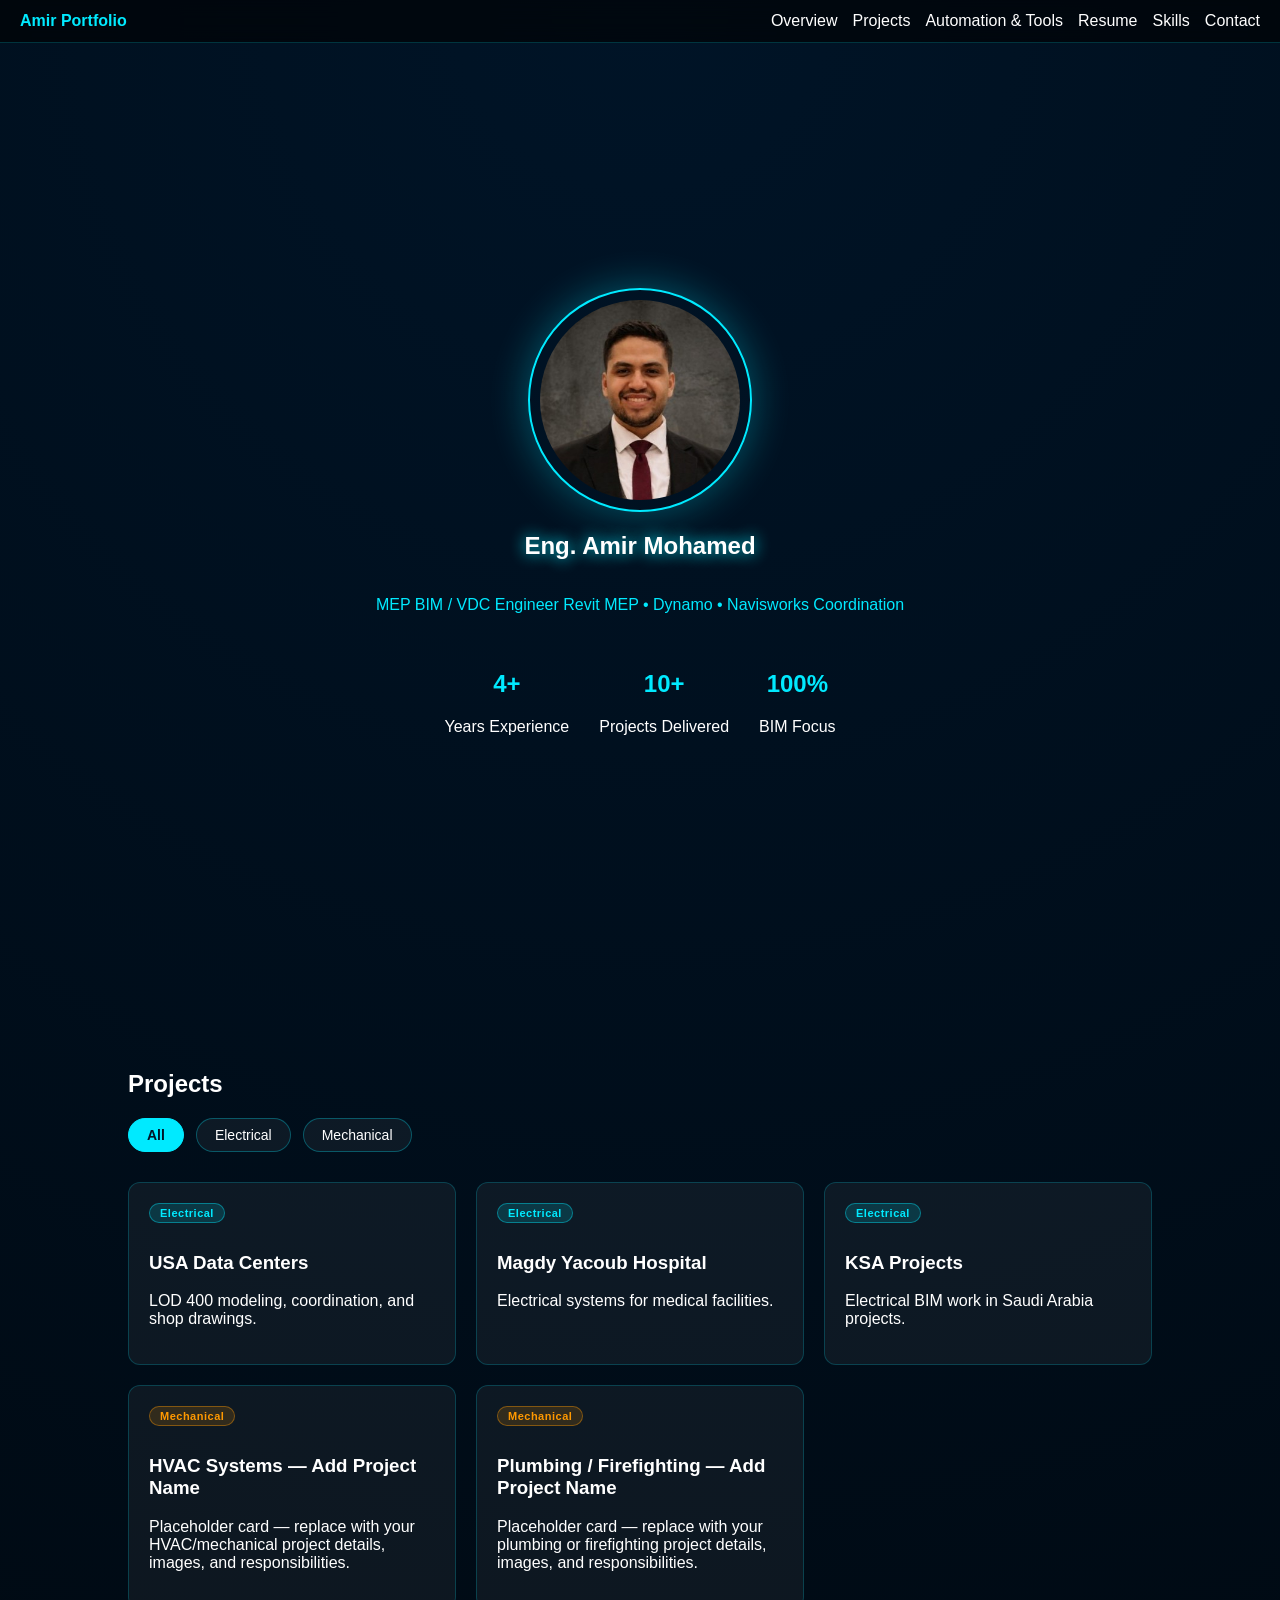
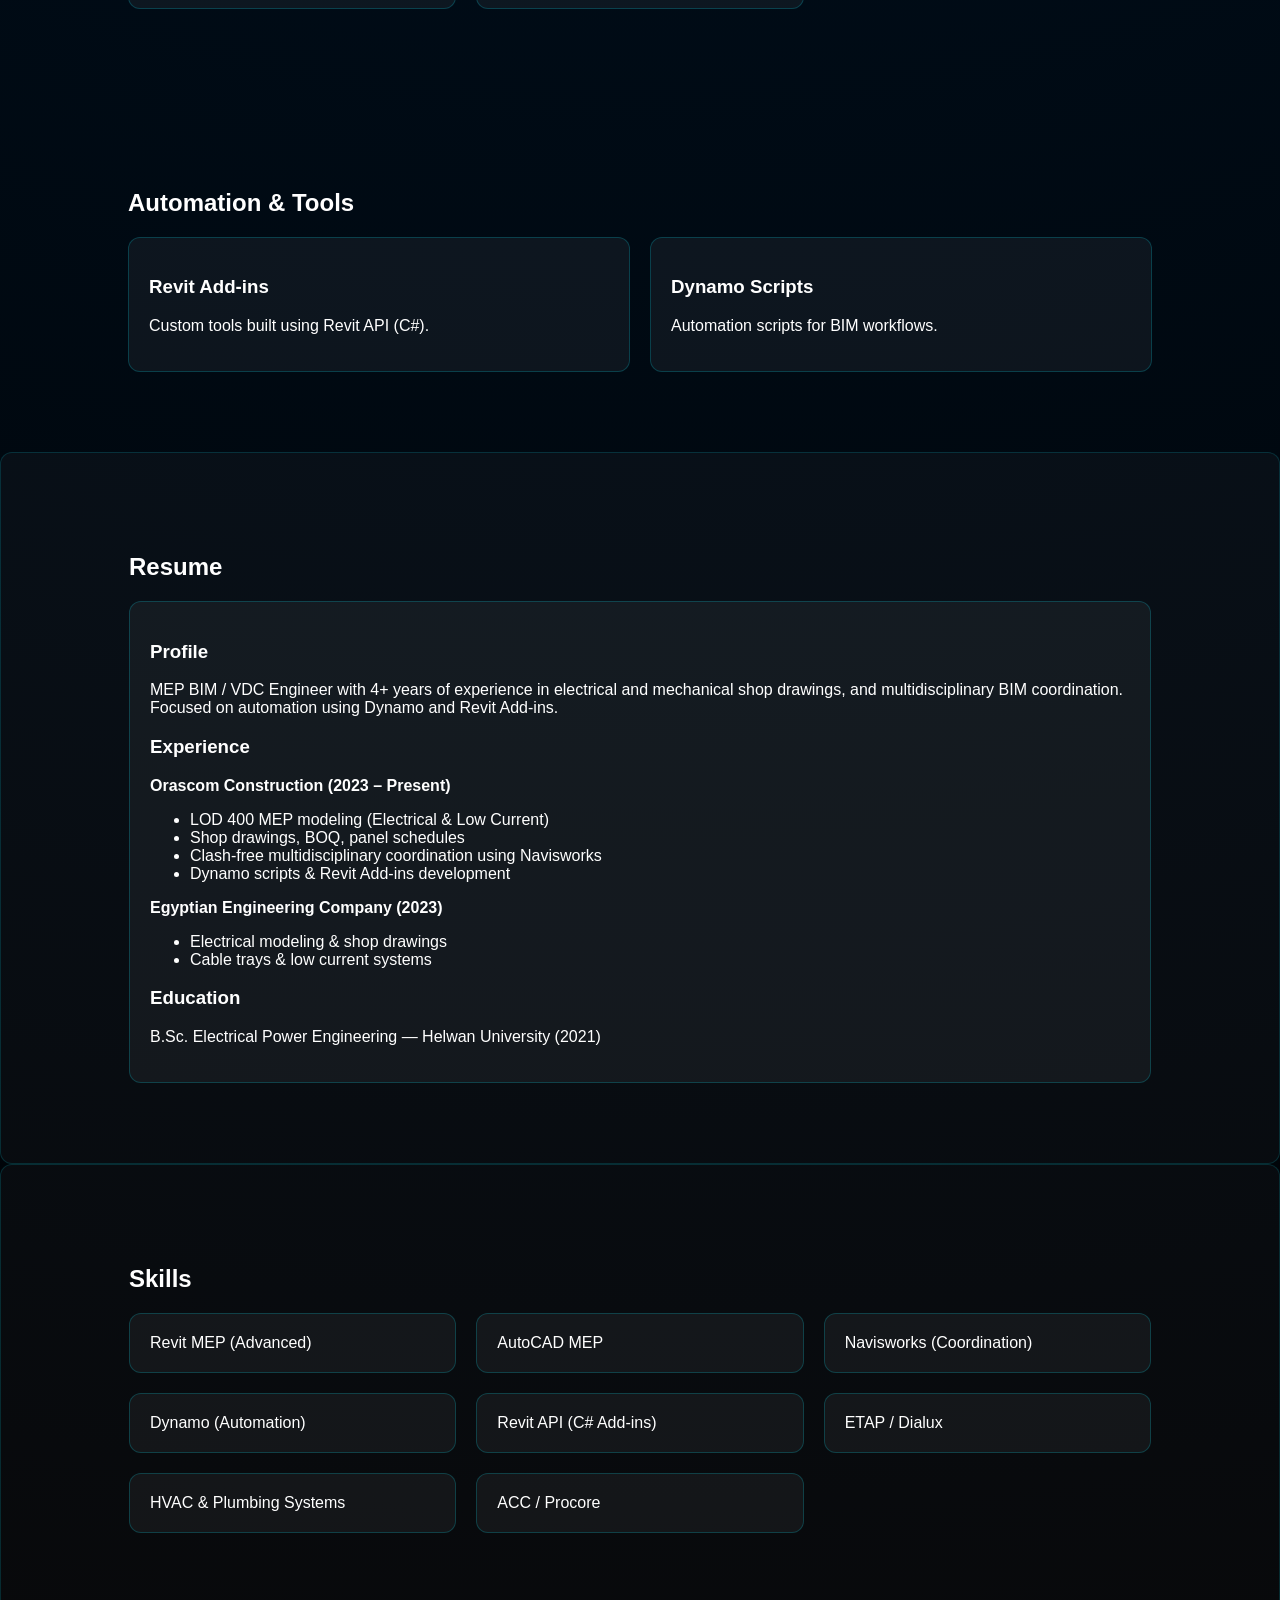
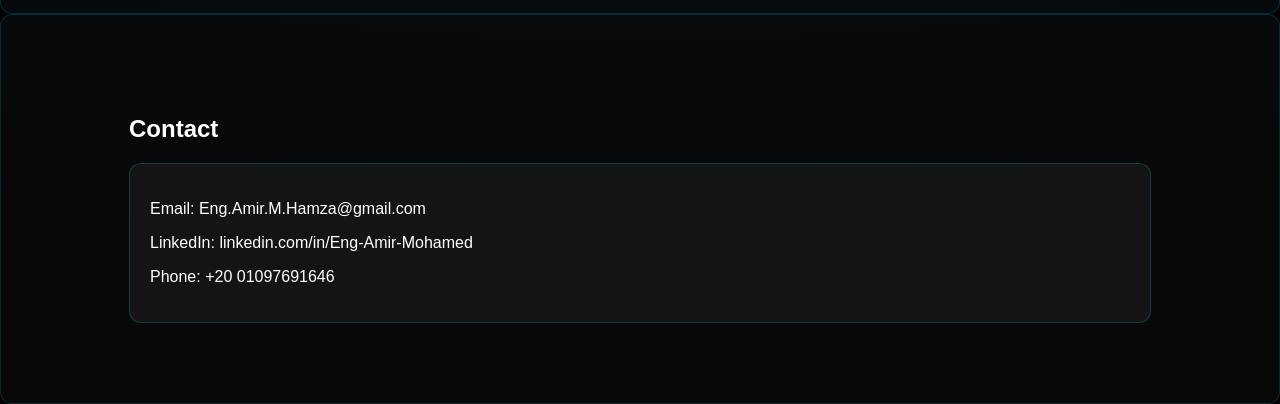
<file: index.html>
<!DOCTYPE html>
<html>
<head>
<meta charset="UTF-8">
<title>Amir Portfolio | MEP Engineer</title>
<link rel="stylesheet" href="style.css">
</head>

<body>

<!-- NAVBAR -->
<nav class="ribbon">
  <div class="logo">Amir Portfolio</div>

  <div class="links">
    <a href="#hero">Overview</a>
    <a href="#cases">Projects</a>
    <a href="#tools">Automation & Tools</a>
    <a href="#resume">Resume</a>
    <a href="#stack">Skills</a>
    <a href="#contact">Contact</a>
  </div>
</nav>

<!-- HERO -->
<section id="hero" class="hero">

<div class="glow-ring">
  <div class="profile">
    <img src="images/Amir.png">
  </div>
</div>

<h1>Eng. Amir Mohamed</h1>

<p class="subtitle">
MEP BIM / VDC Engineer  
Revit MEP • Dynamo • Navisworks Coordination
</p>

<div class="kpis">
<div>
<h2>4+</h2>
<p>Years Experience</p>
</div>

<div>
<h2>10+</h2>
<p>Projects Delivered</p>
</div>

<div>
<h2>100%</h2>
<p>BIM Focus</p>
</div>
</div>

</section>

<!-- PROJECTS -->
<section id="cases" class="section">
<h2>Projects</h2>

<div class="filter-tabs">
<button class="tab-btn active" onclick="filterProjects('all', this)">All</button>
<button class="tab-btn" onclick="filterProjects('electrical', this)">Electrical</button>
<button class="tab-btn" onclick="filterProjects('mechanical', this)">Mechanical</button>
</div>

<div class="grid">

<div class="card" data-cat="electrical" onclick="openProject('projects/datacenter.html')">
<span class="tag-chip tag-elec">Electrical</span>
<h3>USA Data Centers</h3>
<p>LOD 400 modeling, coordination, and shop drawings.</p>
</div>

<div class="card" data-cat="electrical" onclick="openProject('projects/hospital.html')">
<span class="tag-chip tag-elec">Electrical</span>
<h3>Magdy Yacoub Hospital</h3>
<p>Electrical systems for medical facilities.</p>
</div>

<div class="card" data-cat="electrical" onclick="openProject('projects/ksa.html')">
<span class="tag-chip tag-elec">Electrical</span>
<h3>KSA Projects</h3>
<p>Electrical BIM work in Saudi Arabia projects.</p>
</div>

<div class="card" data-cat="mechanical" onclick="openProject('projects/mechanical-hvac.html')">
<span class="tag-chip tag-mech">Mechanical</span>
<h3>HVAC Systems — Add Project Name</h3>
<p>Placeholder card — replace with your HVAC/mechanical project details, images, and responsibilities.</p>
</div>

<div class="card" data-cat="mechanical" onclick="openProject('projects/mechanical-plumbing.html')">
<span class="tag-chip tag-mech">Mechanical</span>
<h3>Plumbing / Firefighting — Add Project Name</h3>
<p>Placeholder card — replace with your plumbing or firefighting project details, images, and responsibilities.</p>
</div>

</div>
</section>

<!-- AUTOMATION & TOOLS -->
<section id="tools" class="section">
<h2>Automation & Tools</h2>

<div class="grid">

<div class="card" onclick="openProject('projects/addins.html')">
<h3>Revit Add-ins</h3>
<p>Custom tools built using Revit API (C#).</p>
</div>

<div class="card" onclick="openProject('projects/dynamo.html')">
<h3>Dynamo Scripts</h3>
<p>Automation scripts for BIM workflows.</p>
</div>

</div>
</section>

<!-- RESUME -->
<section id="resume" class="section glass">
<h2>Resume</h2>

<div class="card">

<h3>Profile</h3>
<p>
MEP BIM / VDC Engineer with 4+ years of experience in electrical and mechanical shop drawings, and multidisciplinary BIM coordination. Focused on automation using Dynamo and Revit Add-ins.
</p>

<h3>Experience</h3>

<p><b>Orascom Construction (2023 – Present)</b></p>
<ul>
<li>LOD 400 MEP modeling (Electrical & Low Current)</li>
<li>Shop drawings, BOQ, panel schedules</li>
<li>Clash-free multidisciplinary coordination using Navisworks</li>
<li>Dynamo scripts & Revit Add-ins development</li>
</ul>

<p><b>Egyptian Engineering Company (2023)</b></p>
<ul>
<li>Electrical modeling & shop drawings</li>
<li>Cable trays & low current systems</li>
</ul>

<h3>Education</h3>
<p>B.Sc. Electrical Power Engineering — Helwan University (2021)</p>

</div>

</section>

<!-- SKILLS -->
<section id="stack" class="section glass">

<h2>Skills</h2>

<div class="grid">

<div class="card">Revit MEP (Advanced)</div>
<div class="card">AutoCAD MEP</div>
<div class="card">Navisworks (Coordination)</div>
<div class="card">Dynamo (Automation)</div>
<div class="card">Revit API (C# Add-ins)</div>
<div class="card">ETAP / Dialux</div>
<div class="card">HVAC & Plumbing Systems</div>
<div class="card">ACC / Procore</div>

</div>

</section>

<!-- CONTACT -->
<section id="contact" class="section glass">

<h2>Contact</h2>

<div class="card">
<p>Email: Eng.Amir.M.Hamza@gmail.com</p>
<p>LinkedIn: linkedin.com/in/Eng-Amir-Mohamed</p>
<p>Phone: +20 01097691646</p>
</div>

</section>

<script src="script.js"></script>

</body>
</html>
</file>
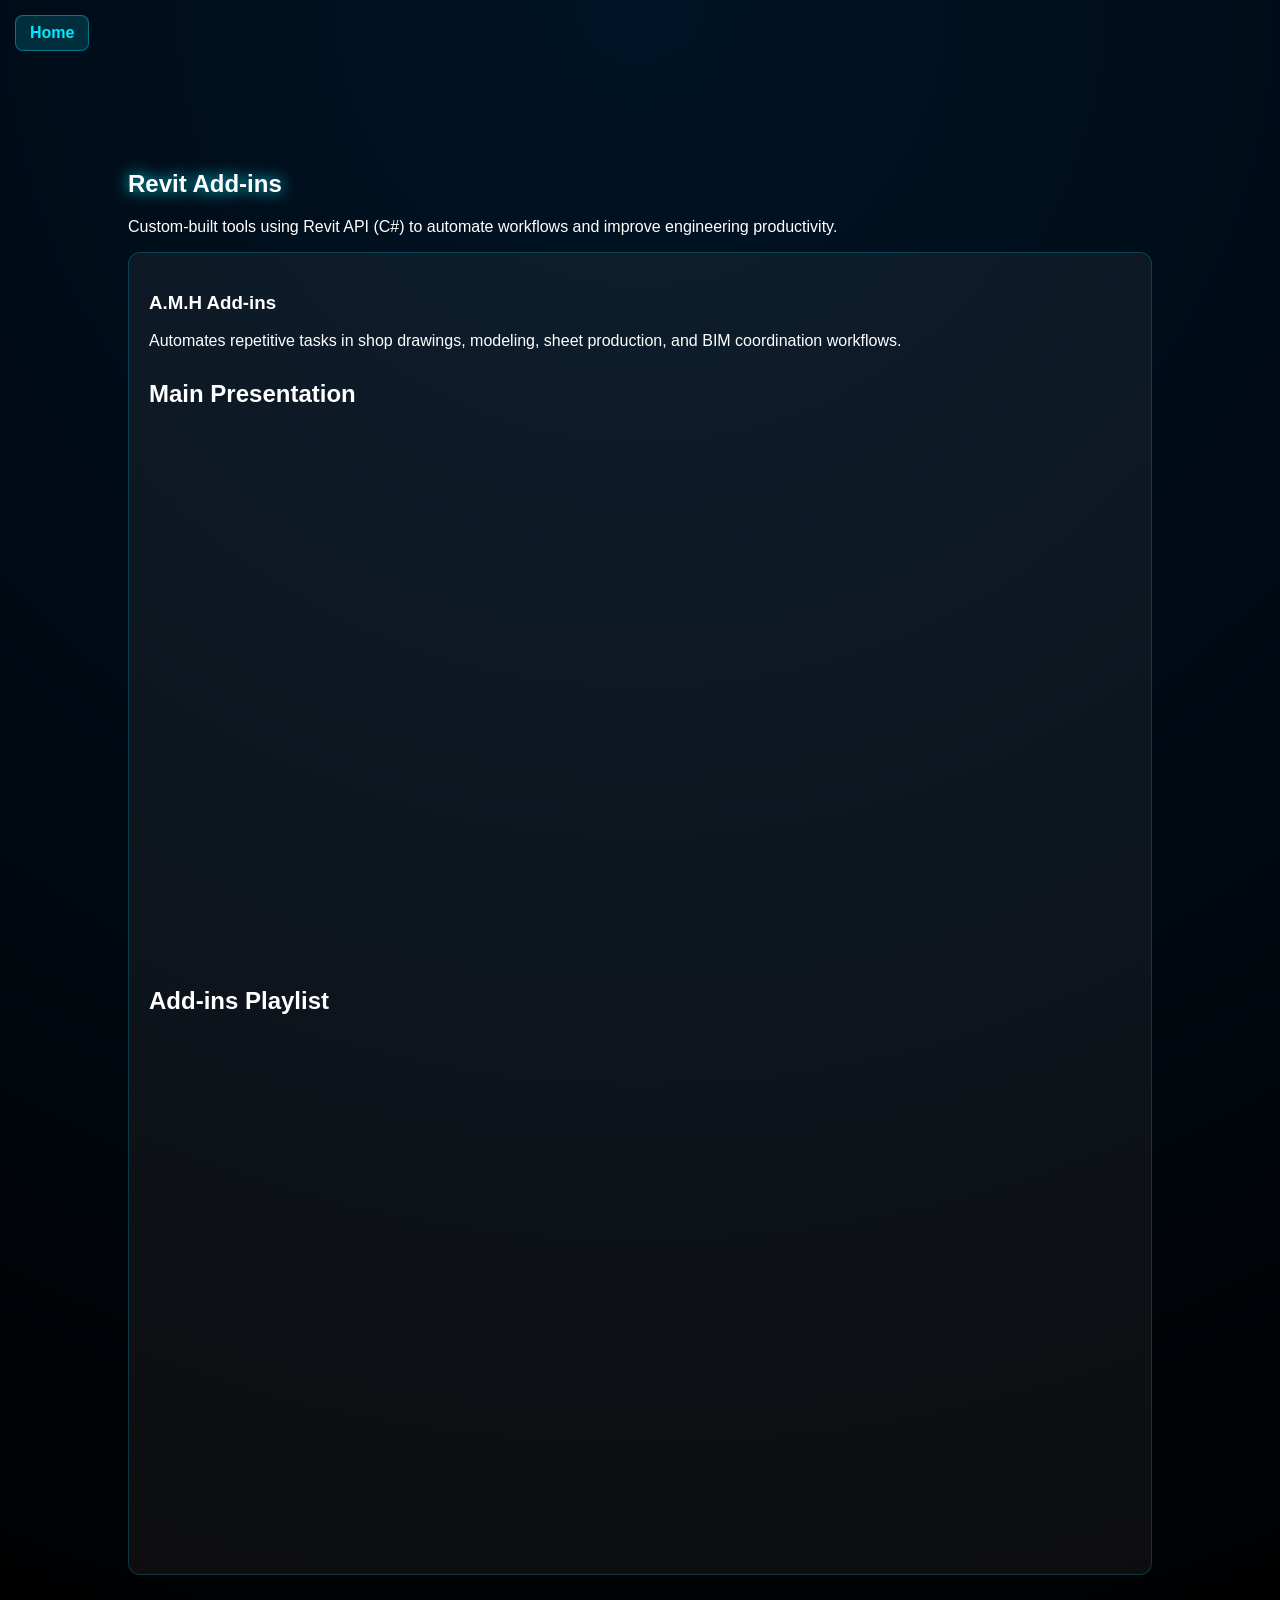
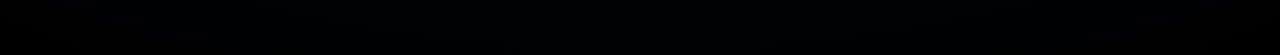
<file: projects/addins.html>
<!DOCTYPE html>
<html>
<head>
<meta charset="UTF-8">
<title>Revit Add-ins</title>
<link rel="stylesheet" href="../style.css">
</head>

<body>

<a href="../index.html" class="home-btn">Home</a>

<section class="section">

<h1>Revit Add-ins</h1>

<p>
Custom-built tools using Revit API (C#) to automate workflows
and improve engineering productivity.
</p>

<div class="card">
<h3>A.M.H Add-ins</h3>

<p>
Automates repetitive tasks in shop drawings, modeling,
sheet production, and BIM coordination workflows.
</p>


<h2 style="margin-top:30px;">Main Presentation</h2>

<iframe width="100%" height="500"
src="https://www.youtube.com/embed/NL77-AWan0E"
title="Main Presentation Video"
frameborder="0"
allowfullscreen
style="border-radius:12px; margin-top:15px;">
</iframe>

<h2 style="margin-top:40px;">Add-ins Playlist</h2>

<iframe width="100%" height="500"
src="https://www.youtube.com/embed/videoseries?list=PLyDM9EKTQv1C0gx3VGigxtjuGM_yNoR8l"
title="Add-ins Playlist"
frameborder="0"
allowfullscreen
style="border-radius:12px; margin-top:15px;">
</iframe>

</div>

</section>

<script src="../script.js"></script>

</body>
</html>
</file>
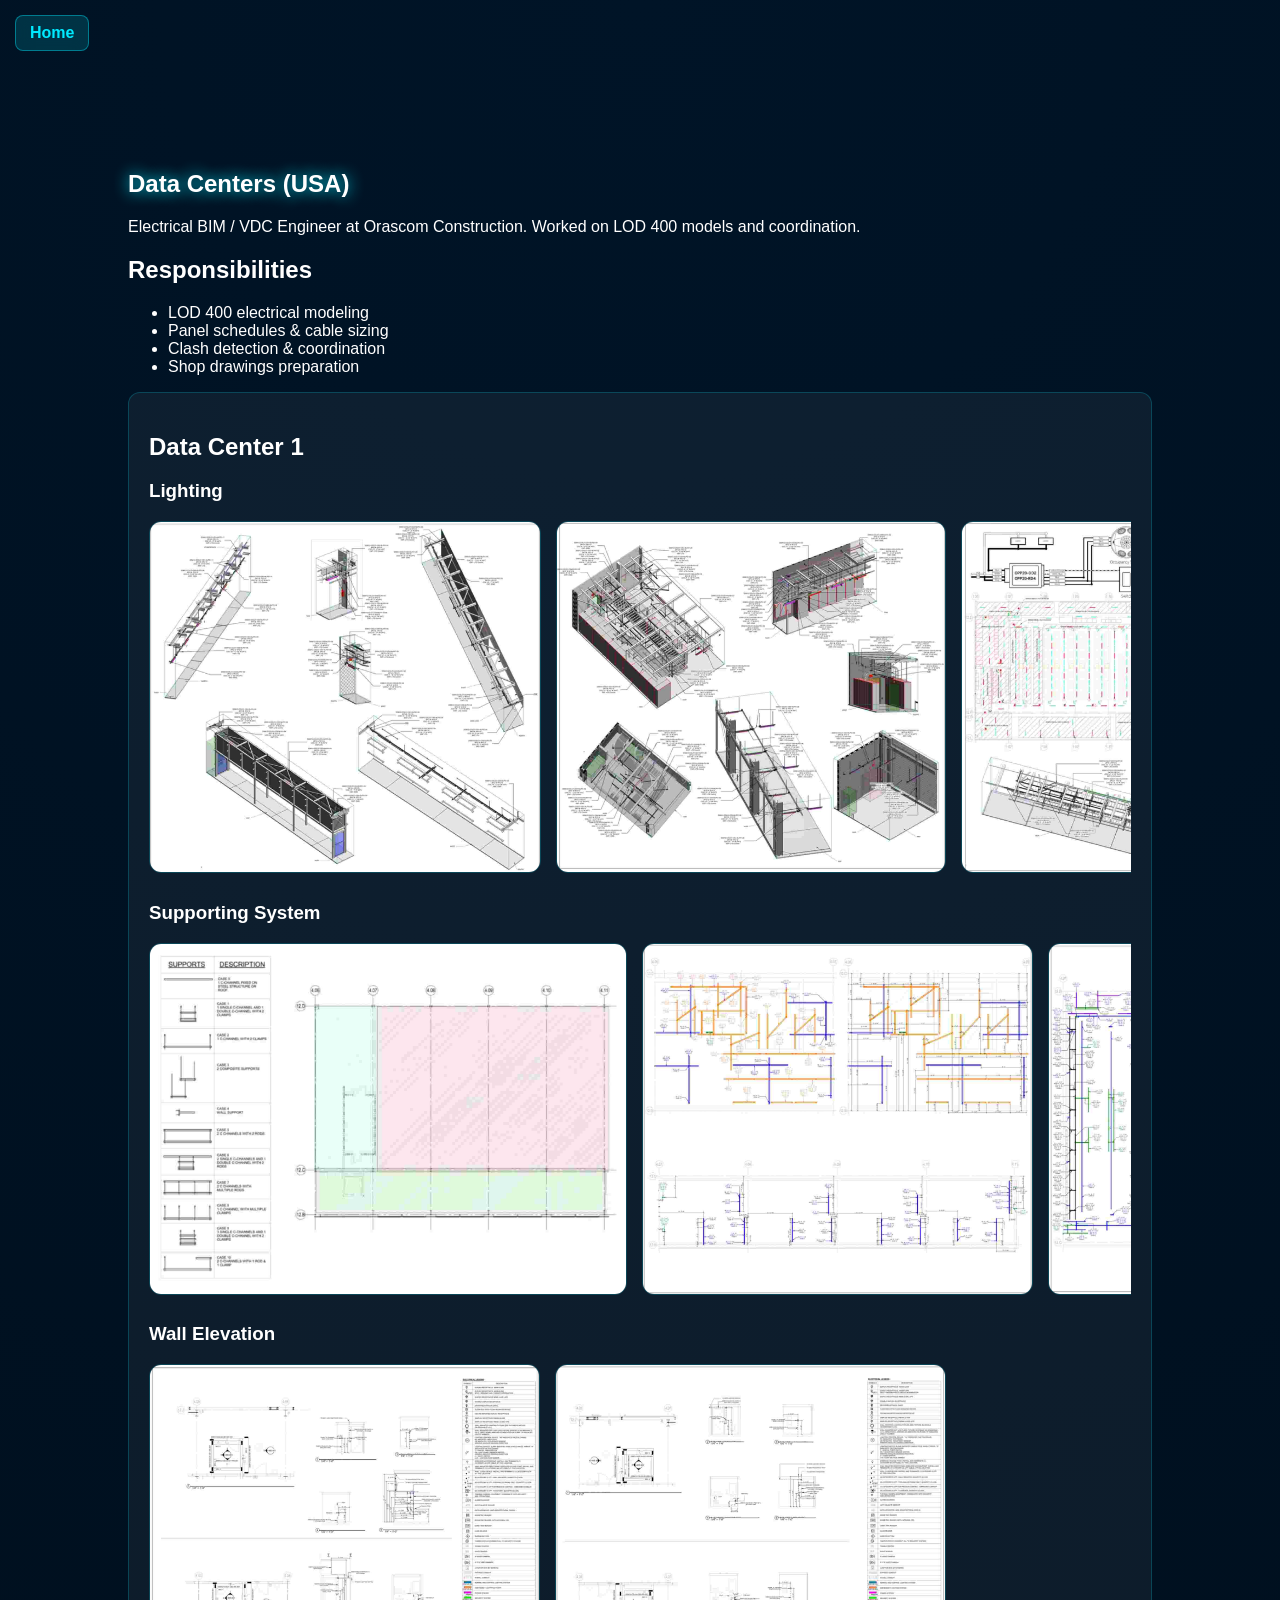
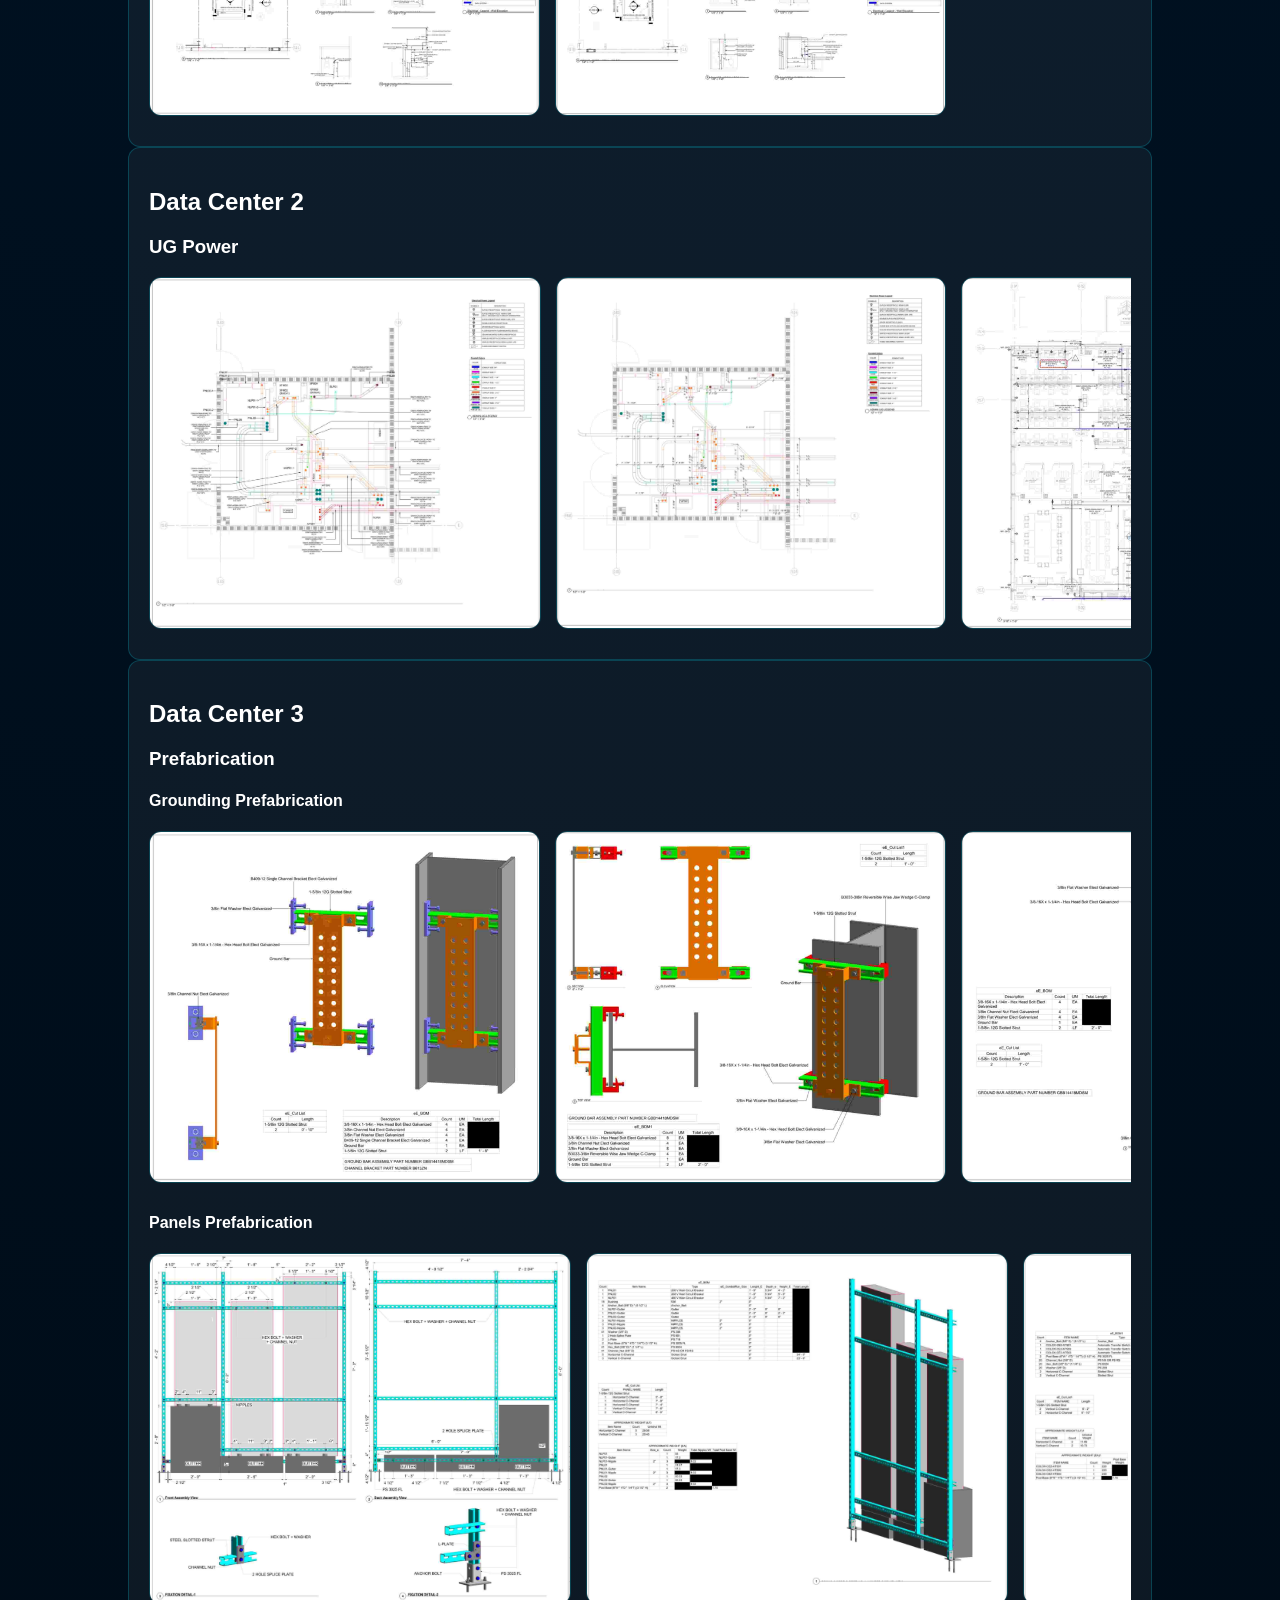
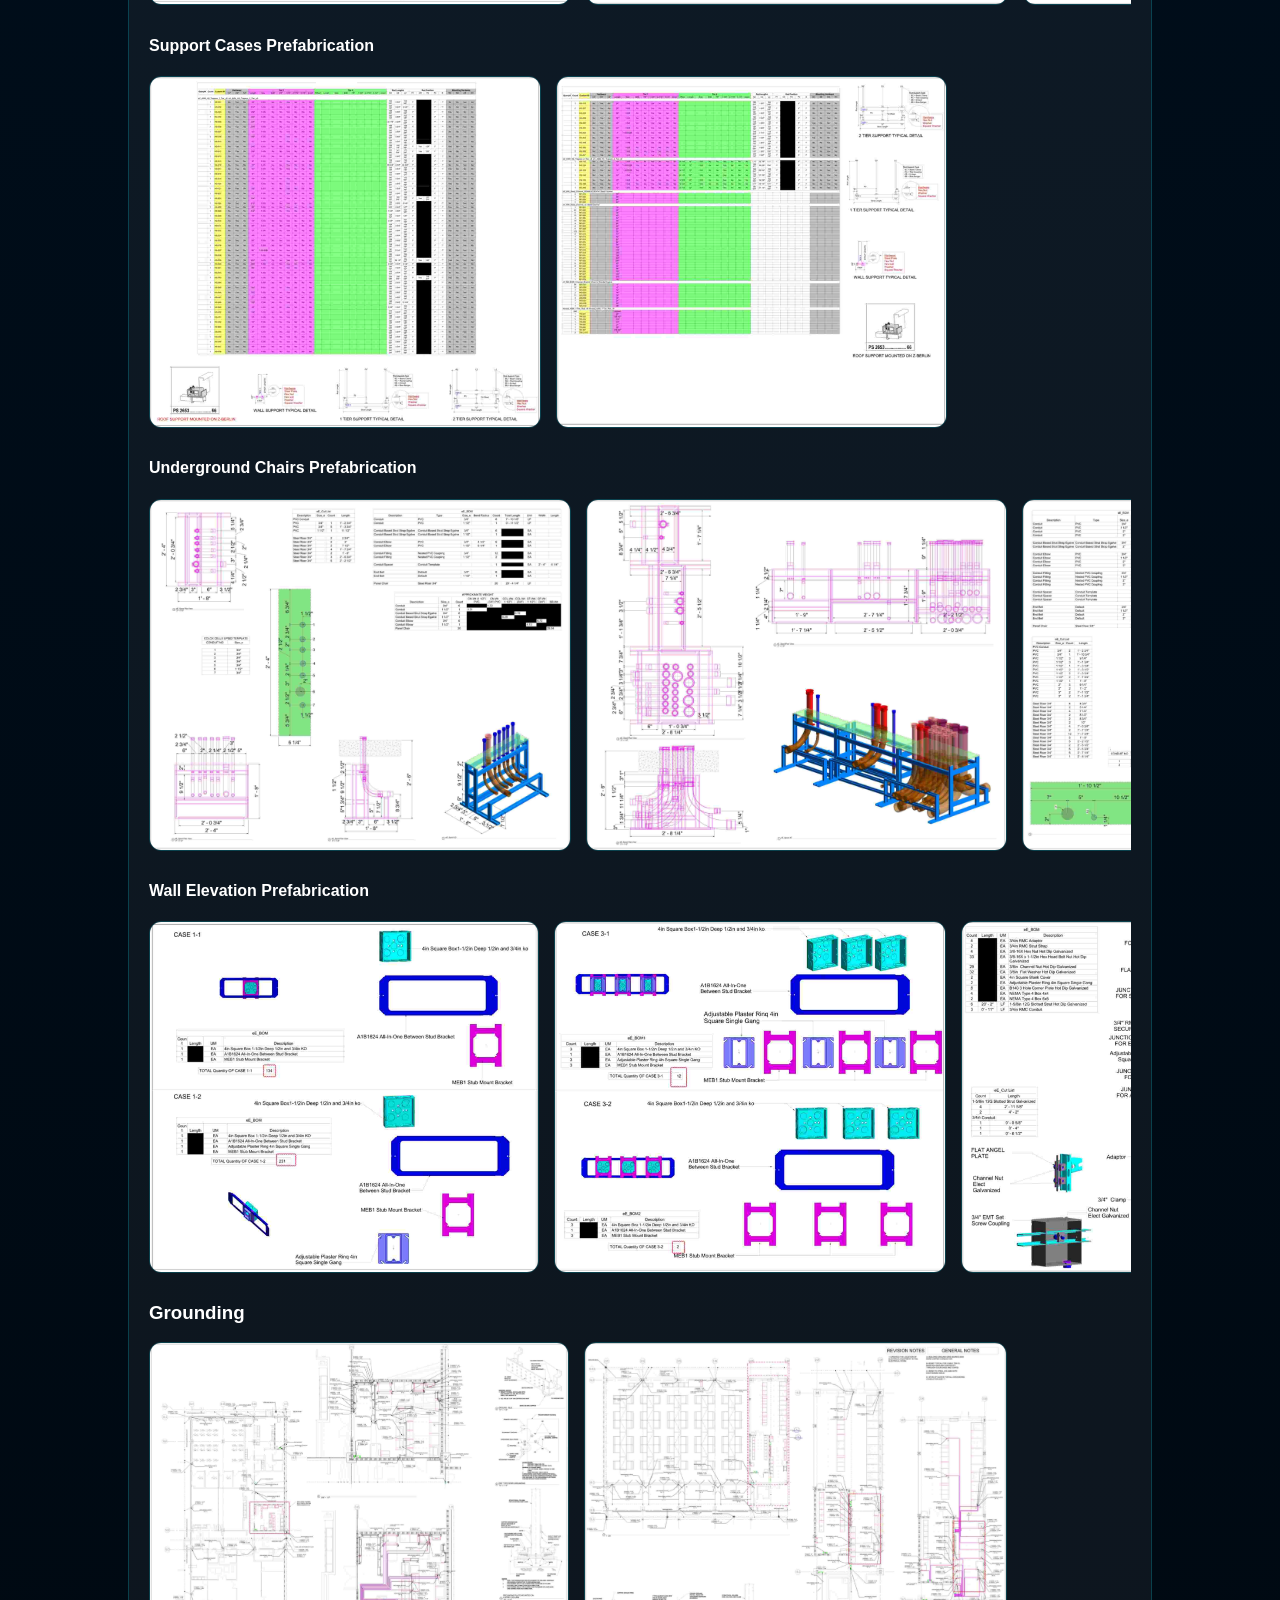
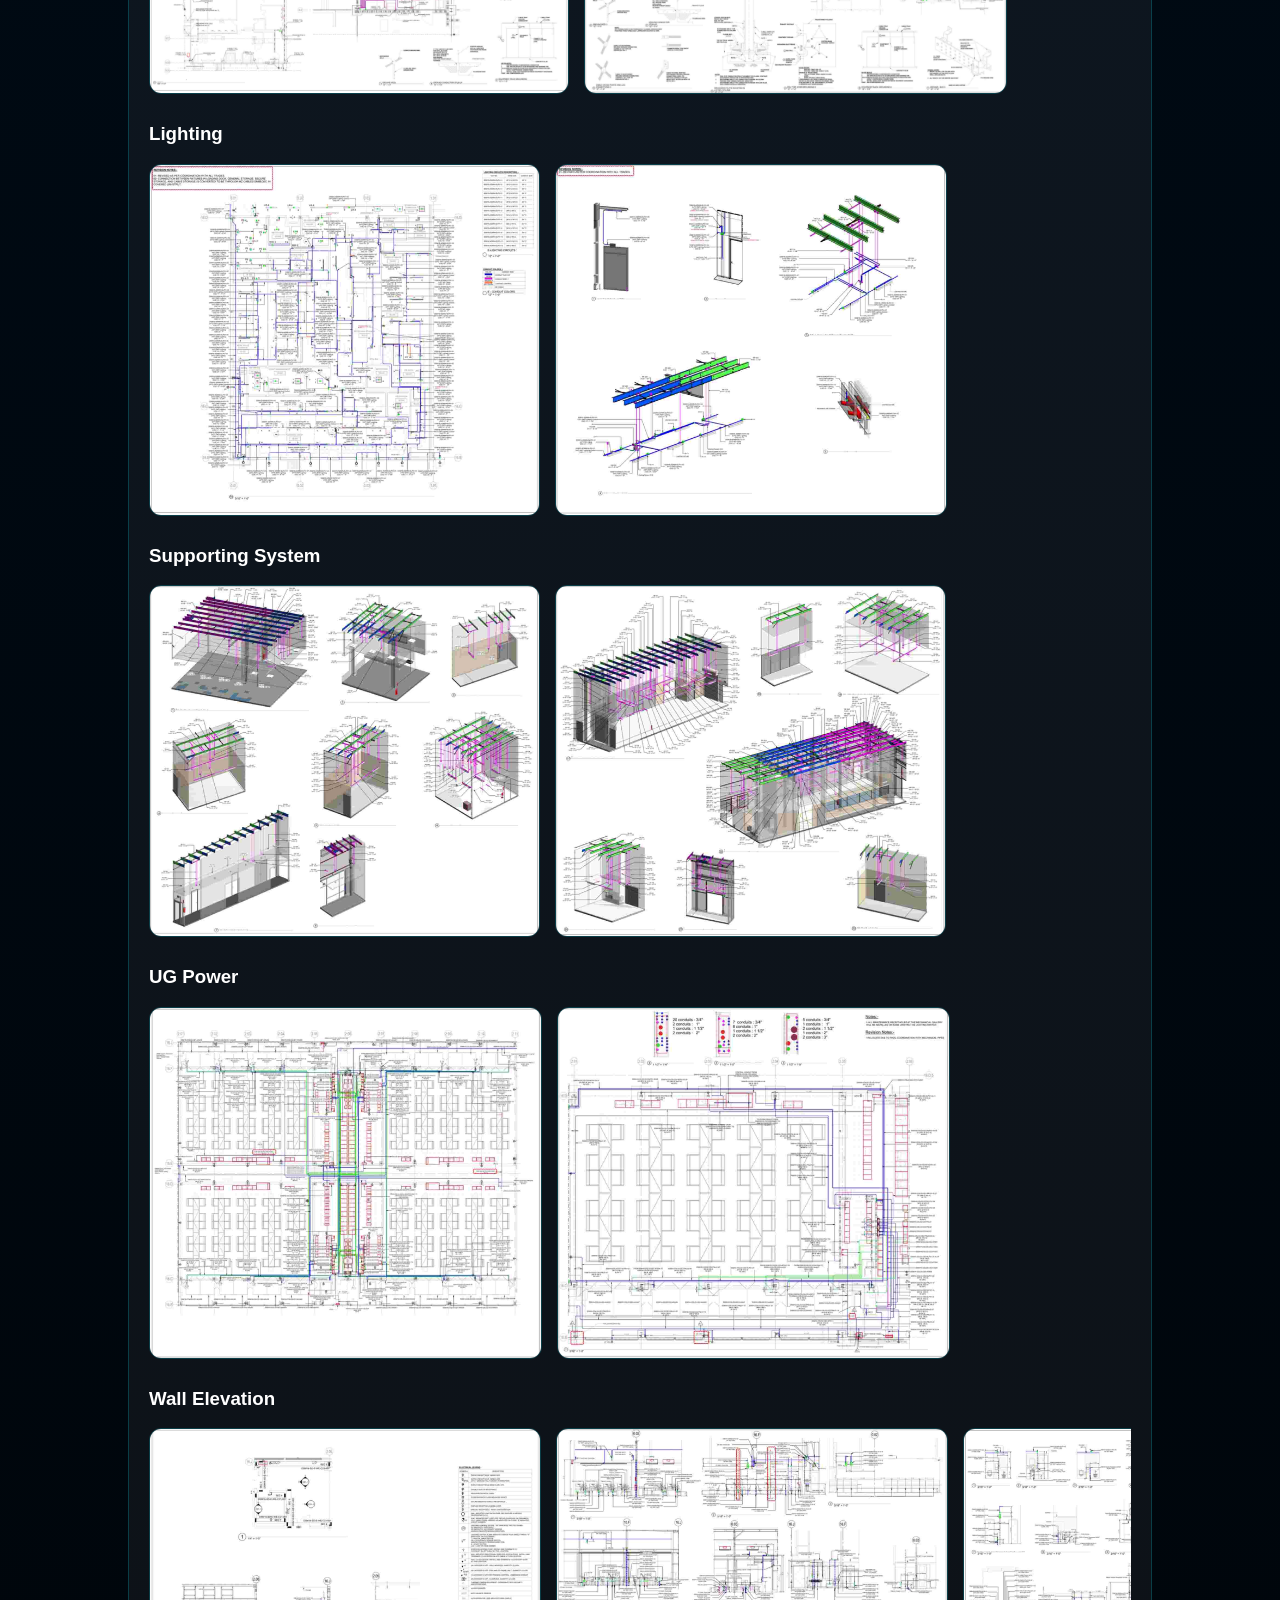
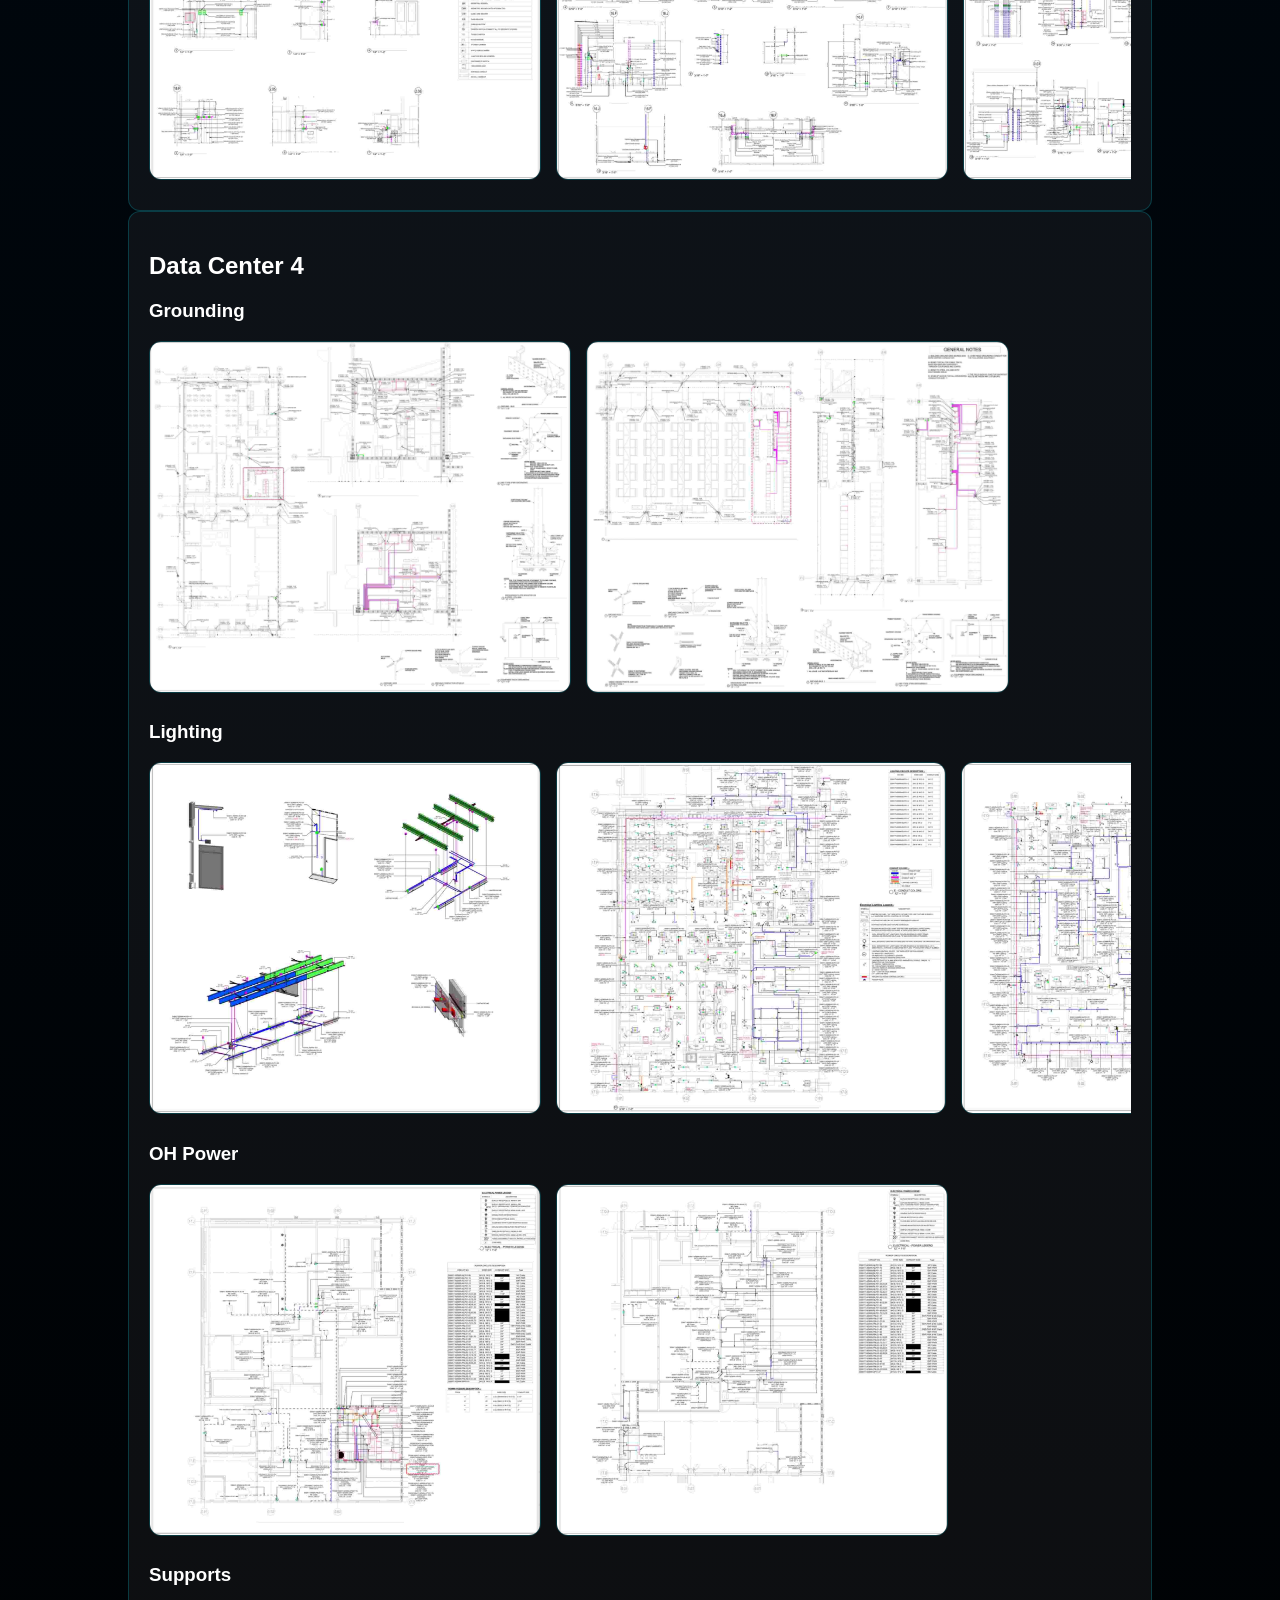
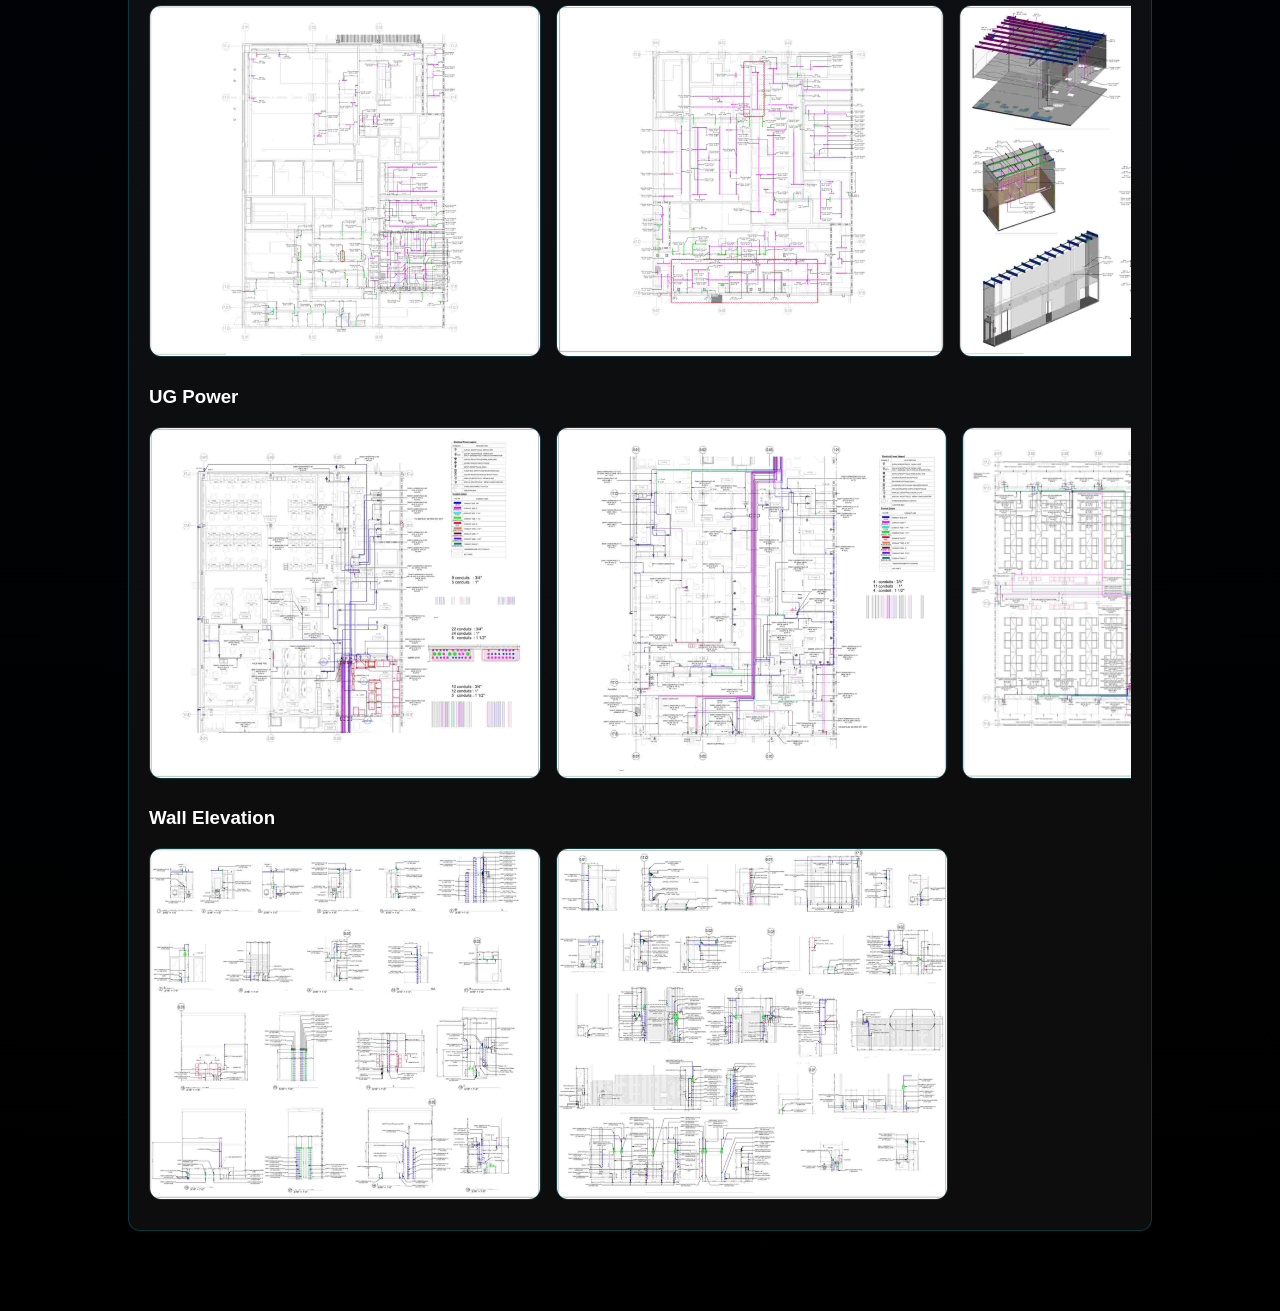
<file: projects/datacenter.html>
<!DOCTYPE html>
<html>
<head>
<meta charset="UTF-8">
<title>Data Centers</title>
<link rel="stylesheet" href="../style.css">
</head>
<div class="popup" id="popup">
    <img id="popup-img">
</div>

<script src="../script.js"></script>
<a href="../index.html" class="home-btn">Home</a>
<body>

<section class="section">

<h1>Data Centers (USA)</h1>

<p>
Electrical BIM / VDC Engineer at Orascom Construction.
Worked on LOD 400 models and coordination.
</p>

<h2>Responsibilities</h2>
<ul>
<li>LOD 400 electrical modeling</li>
<li>Panel schedules & cable sizing</li>
<li>Clash detection & coordination</li>
<li>Shop drawings preparation</li>
</ul>


<!-- Data Center 1 -->
<div class="card">

<h2>Data Center 1</h2>

<h3>Lighting</h3>

<div class="slider">
<img src="../images/Data Center 1/Lighting/Lighting 3Ds.jpg">
<img src="../images/Data Center 1/Lighting/Lighting 3Ds-2.jpg">
<img src="../images/Data Center 1/Lighting/Lighting Control , 3Ds.jpg">
<img src="../images/Data Center 1/Lighting/Normal Lighting Plan.jpg">
</div>

<h3>Supporting System</h3>

<div class="slider">
<img src="../images/Data Center 1/Supporting System/Support Legend & Cases.jpg">
<img src="../images/Data Center 1/Supporting System/Supports Tags & Diminsions 1.jpg">
<img src="../images/Data Center 1/Supporting System/Supports Tags & Diminsions 2.jpg">
<img src="../images/Data Center 1/Supporting System/Supports Tags & Diminsions 3.jpg">
</div>

<h3>Wall Elevation</h3>

<div class="slider">
<img src="../images/Data Center 1/Wall Elevation/Wall elevation 1.jpg">
<img src="../images/Data Center 1/Wall Elevation/Wall elevation 2.jpg">
</div>

</div>

<!-- Data Center 2 -->
<div class="card">

<h2>Data Center 2</h2>

<h3>UG Power</h3>

<div class="slider">
<img src="../images/Data Center 2/UG Power/Power 1.jpg">
<img src="../images/Data Center 2/UG Power/Power 2.jpg">
<img src="../images/Data Center 2/UG Power/Power 3.jpg">
<img src="../images/Data Center 2/UG Power/Power 4.jpg">
<img src="../images/Data Center 2/UG Power/Power 5.jpg">
<img src="../images/Data Center 2/UG Power/Power 6.jpg">
</div>

</div>

<!-- Data Center 3 -->
<div class="card">

<h2>Data Center 3</h2>

<!-- Prefabrication -->
<h3>Prefabrication</h3>

<!-- Grounding -->
<h4>Grounding Prefabrication</h4>
<div class="slider">
    <img src="../images/Data Center 3/Prefaprecation/Grounding/Ground Prefab 1.jpg">
    <img src="../images/Data Center 3/Prefaprecation/Grounding/Ground Prefab 2.jpg">
    <img src="../images/Data Center 3/Prefaprecation/Grounding/Ground Prefab 3.jpg">
</div>

<!-- Panels -->
<h4>Panels Prefabrication</h4>
<div class="slider">
    <img src="../images/Data Center 3/Prefaprecation/Panels/Panels Prefap 1.jpg">
    <img src="../images/Data Center 3/Prefaprecation/Panels/Panels Prefap 2.jpg">
    <img src="../images/Data Center 3/Prefaprecation/Panels/Panels Prefap 3.jpg">
    <img src="../images/Data Center 3/Prefaprecation/Panels/Panels Prefap 4.jpg">
</div>

<!-- Support Cases -->
<h4>Support Cases Prefabrication</h4>
<div class="slider">
    <img src="../images/Data Center 3/Prefaprecation/Support cases/Supports Prefap Cases 1.jpg">
    <img src="../images/Data Center 3/Prefaprecation/Support cases/Supports Prefap Cases 2.jpg">
</div>

<!-- Underground Chairs -->
<h4>Underground Chairs Prefabrication</h4>
<div class="slider">
    <img src="../images/Data Center 3/Prefaprecation/Underground Chairs/Chairs Prefap 1.jpg">
    <img src="../images/Data Center 3/Prefaprecation/Underground Chairs/Chairs Prefap 2.jpg">
    <img src="../images/Data Center 3/Prefaprecation/Underground Chairs/Chairs Prefap 3.jpg">
    <img src="../images/Data Center 3/Prefaprecation/Underground Chairs/Chairs Prefap 4.jpg">
</div>

<!-- Wall Elevation -->
<h4>Wall Elevation Prefabrication</h4>
<div class="slider">
    <img src="../images/Data Center 3/Prefaprecation/Wall elevation/Wall Elevation Prefap 1.jpg">
    <img src="../images/Data Center 3/Prefaprecation/Wall elevation/Wall Elevation Prefap 2.jpg">
    <img src="../images/Data Center 3/Prefaprecation/Wall elevation/Wall Elevation Prefap 3.jpg">
</div>

<h3>Grounding</h3>

<div class="slider">
<img src="../images/Data Center 3/Grounding/Grounding 1.jpg">
<img src="../images/Data Center 3/Grounding/Grounding 2.jpg">
</div>

<h3>Lighting</h3>

<div class="slider">
<img src="../images/Data Center 3/Lighting/Lighting 1.jpg">
<img src="../images/Data Center 3/Lighting/Lighting 3D Details.jpg">
</div>

<h3>Supporting System</h3>

<div class="slider">
<img src="../images/Data Center 3/Supporting System/Supporting 3D Details 1.jpg">
<img src="../images/Data Center 3/Supporting System/Supporting 3D Details 2.jpg">
</div>

<h3>UG Power</h3>

<div class="slider">
<img src="../images/Data Center 3/UG Power/Power UG 1.jpg">
<img src="../images/Data Center 3/UG Power/Power UG 2.jpg">
</div>

<h3>Wall Elevation</h3>

<div class="slider">
<img src="../images/Data Center 3/Wall Elevation/Wall elevation 1.jpg">
<img src="../images/Data Center 3/Wall Elevation/Wall elevation 2.jpg">
<img src="../images/Data Center 3/Wall Elevation/Wall elevation 3.jpg">
</div>

</div>

<!-- Data Center 4 -->
<div class="card">

<h2>Data Center 4</h2>


<h3>Grounding</h3>

<div class="slider">
<img src="../images/Data Center 4/Grounding/Grounding 1.jpg">
<img src="../images/Data Center 4/Grounding/Grounding 2.jpg">
</div>

<h3>Lighting</h3>

<div class="slider">
<img src="../images/Data Center 4/Lighting/Lighting 3Ds.jpg">
<img src="../images/Data Center 4/Lighting/Lighting Plan 1.jpg">
<img src="../images/Data Center 4/Lighting/Lighting Plan 2.jpg">
<img src="../images/Data Center 4/Lighting/Lighting Plan 3.jpg">
<img src="../images/Data Center 4/Lighting/Lighting Plan 4.jpg">
<img src="../images/Data Center 4/Lighting/Lighting Plan 5.jpg">
<img src="../images/Data Center 4/Lighting/Lighting Plan 6.jpg">
</div>

<h3>OH Power</h3>

<div class="slider">
<img src="../images/Data Center 4/OH Power/Power over head 1.jpg">
<img src="../images/Data Center 4/OH Power/Power over head 2.jpg">
</div>

<h3>Supports</h3>

<div class="slider">
<img src="../images/Data Center 4/Supports/Supports 1.jpg">
<img src="../images/Data Center 4/Supports/Supports 2.jpg">
<img src="../images/Data Center 4/Supports/Supports 3Ds 1.jpg">
<img src="../images/Data Center 4/Supports/Supports 3Ds 2.jpg">
</div>

<h3>UG Power</h3>

<div class="slider">
<img src="../images/Data Center 4/UG Power/UG Power 1.jpg">
<img src="../images/Data Center 4/UG Power/UG Power 2.jpg">
<img src="../images/Data Center 4/UG Power/UG Power 3.jpg">
</div>

<h3>Wall Elevation</h3>

<div class="slider">
<img src="../images/Data Center 4/Wall Elevation/Wall elevation 1.jpg">
<img src="../images/Data Center 4/Wall Elevation/Wall elevation 2.jpg">
</div>

</div>

</section>

</body>
</html>
</file>
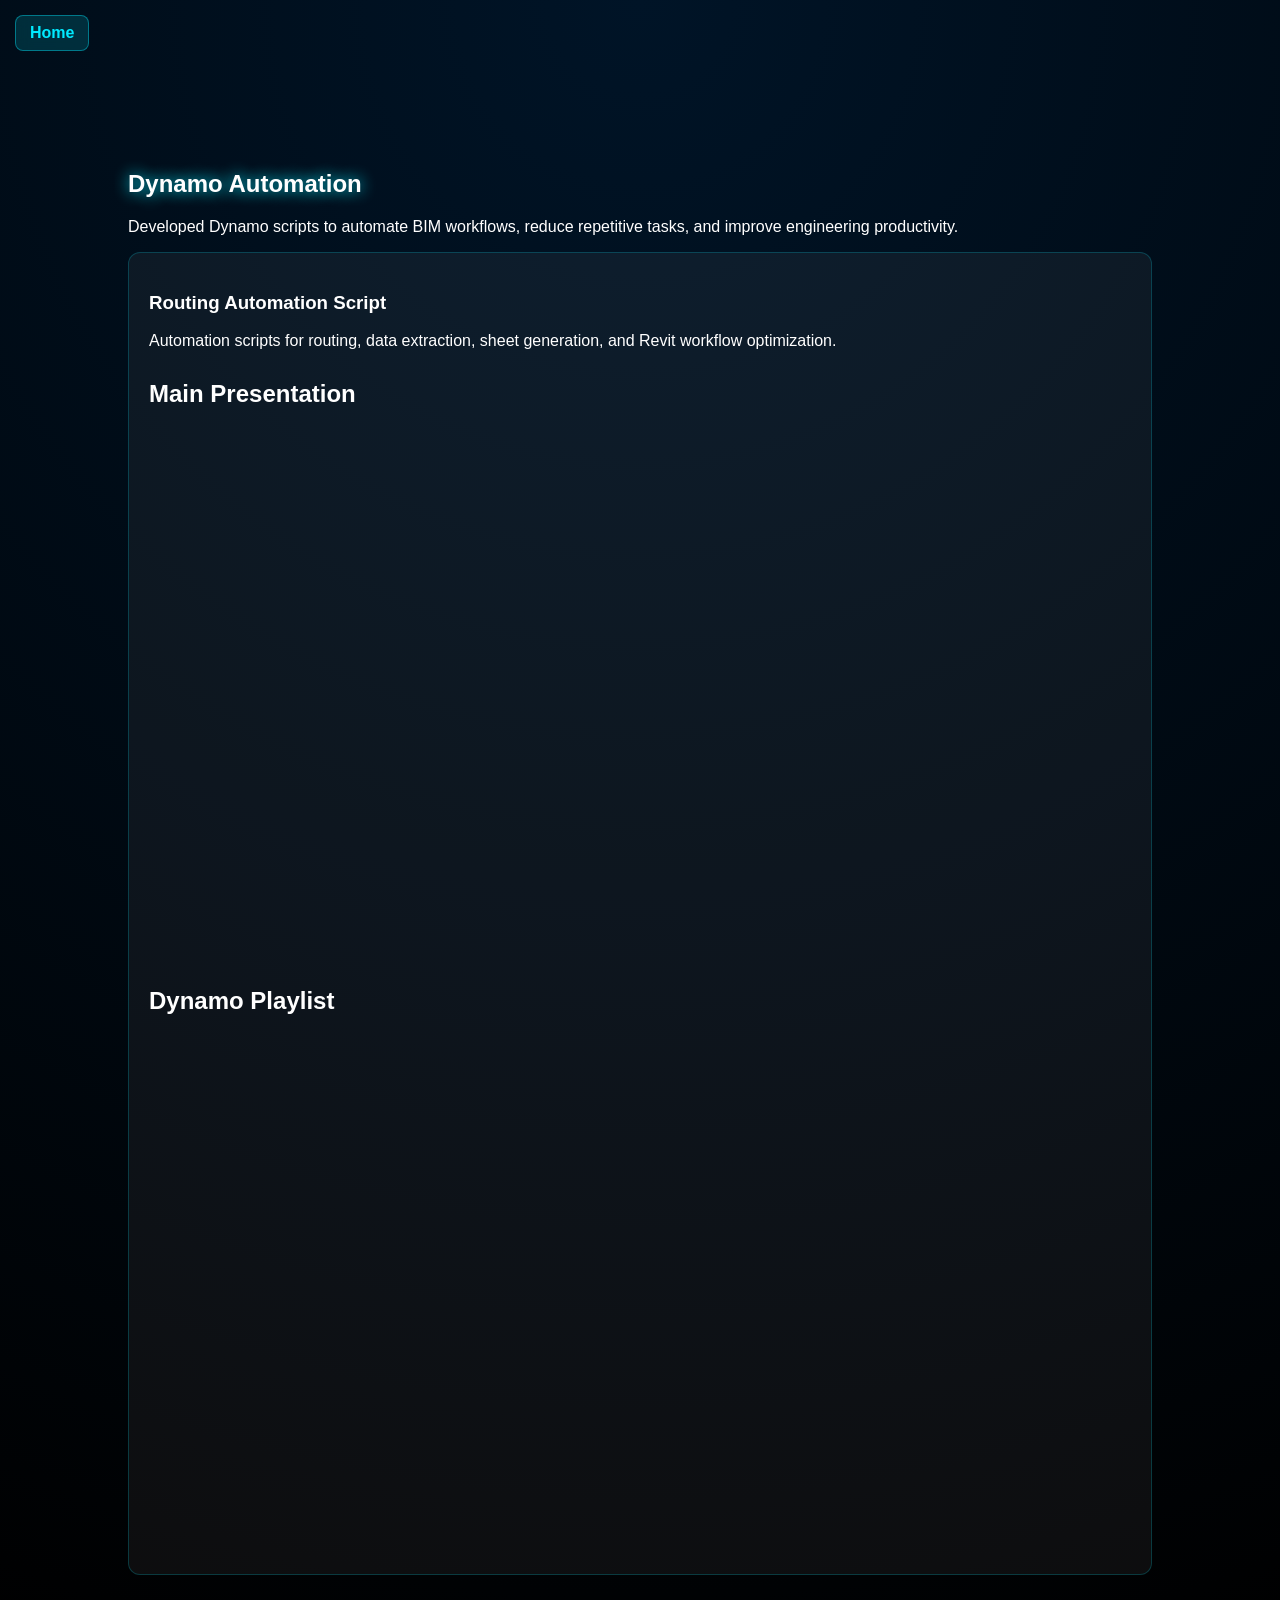
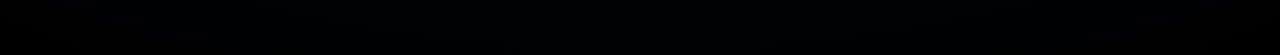
<file: projects/dynamo.html>
<!DOCTYPE html>
<html>
<head>
<meta charset="UTF-8">
<title>Dynamo Scripts</title>
<link rel="stylesheet" href="../style.css">
</head>

<body>

<a href="../index.html" class="home-btn">Home</a>

<section class="section">

<h1>Dynamo Automation</h1>

<p>
Developed Dynamo scripts to automate BIM workflows,
reduce repetitive tasks, and improve engineering productivity.
</p>

<div class="card">

<h3>Routing Automation Script</h3>

<p>
Automation scripts for routing, data extraction,
sheet generation, and Revit workflow optimization.
</p>

<h2 style="margin-top:30px;">Main Presentation</h2>

<iframe width="100%" height="500"
src="https://www.youtube.com/embed/NL77-AWan0E"
title="Main Presentation Video"
frameborder="0"
allowfullscreen
style="border-radius:12px; margin-top:15px;">
</iframe>

<h2 style="margin-top:40px;">Dynamo Playlist</h2>

<iframe width="100%" height="500"
src="https://www.youtube.com/embed/videoseries?list=PLyDM9EKTQv1DCoZ1k91Ni3a0SpiFkxA6X"
title="Dynamo Playlist"
frameborder="0"
allowfullscreen
style="border-radius:12px; margin-top:15px;">
</iframe>

</div>

</section>

<script src="../script.js"></script>

</body>
</html>
</file>
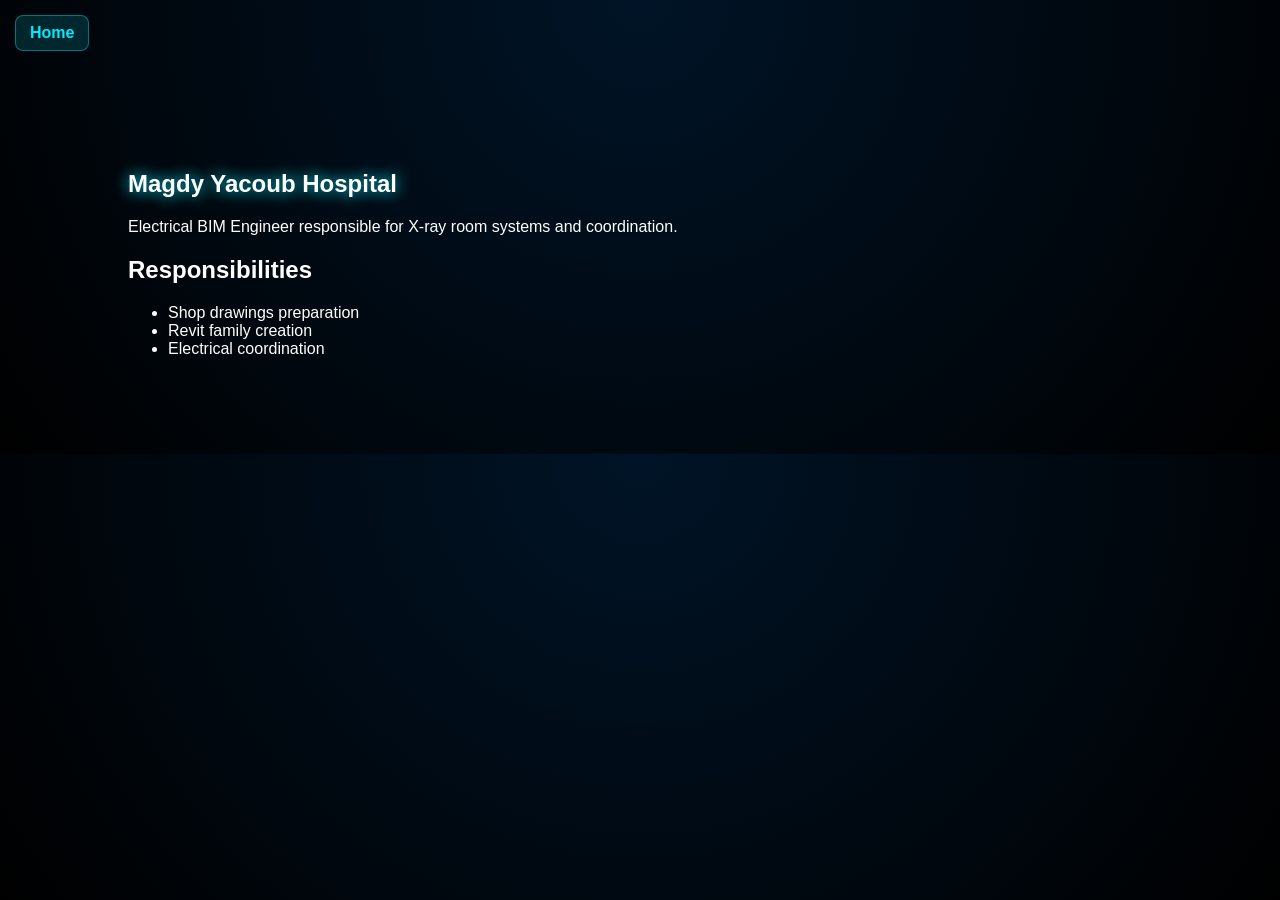
<file: projects/hospital.html>
<!DOCTYPE html>
<html>
<head>
<meta charset="UTF-8">
<title>Magdy Yacoub Hospital</title>
<link rel="stylesheet" href="../style.css">
</head>
<div class="popup" id="popup">
    <img id="popup-img">
</div>

<script src="../script.js"></script>
<a href="../index.html" class="home-btn">Home</a>
<body>
<section class="section">

<h1>Magdy Yacoub Hospital</h1>

<p>
Electrical BIM Engineer responsible for X-ray room systems and coordination.
</p>

<h2>Responsibilities</h2>
<ul>
<li>Shop drawings preparation</li>
<li>Revit family creation</li>
<li>Electrical coordination</li>
</ul>

</section>

</body>
</html>
</file>
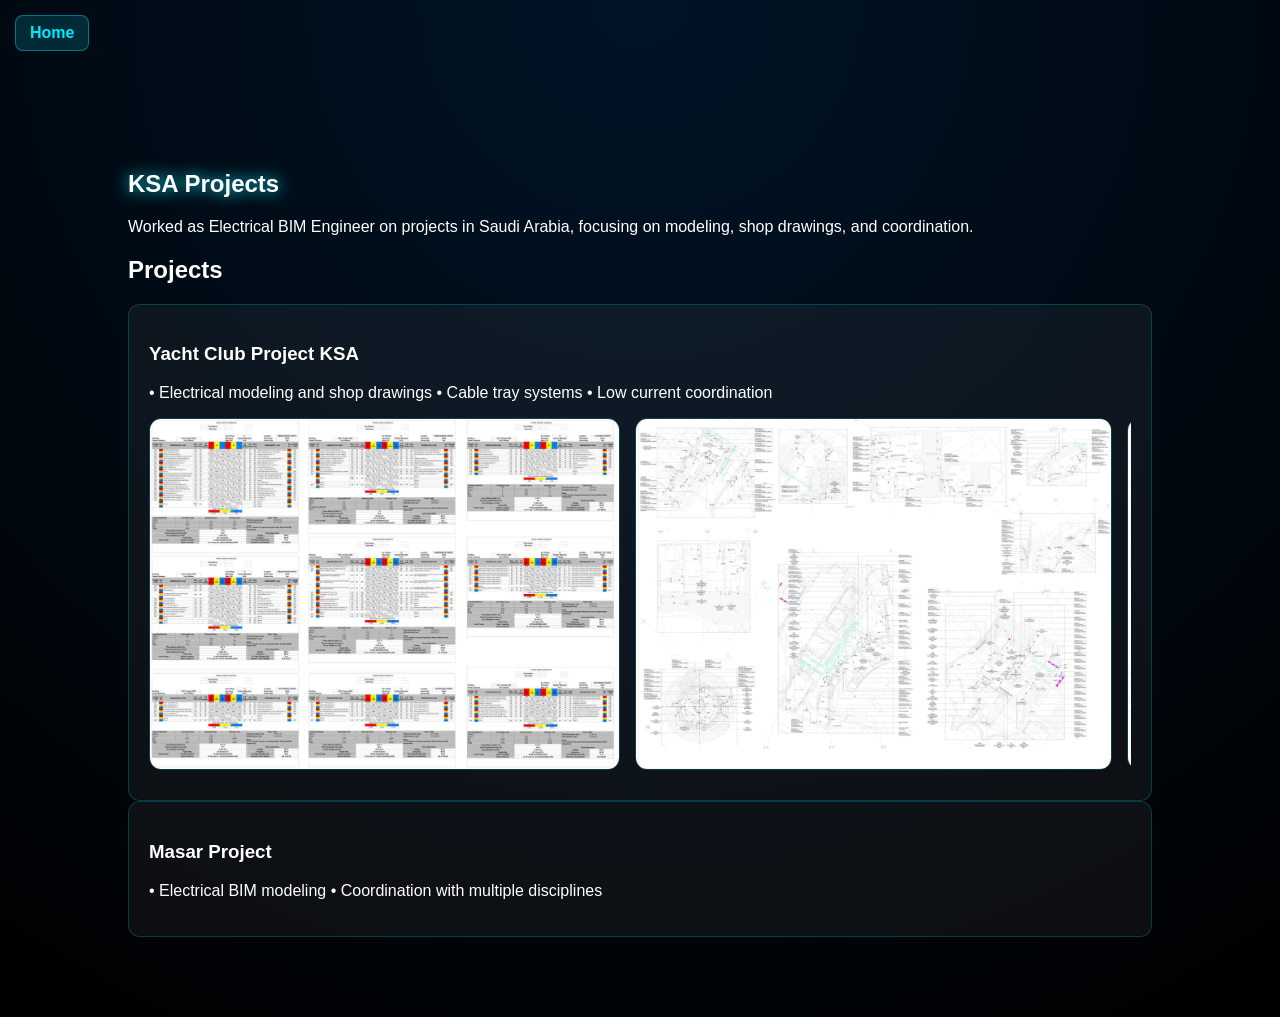
<file: projects/ksa.html>
<!DOCTYPE html>
<html>
<head>
<meta charset="UTF-8">
<title>KSA Projects</title>
<link rel="stylesheet" href="../style.css">
</head>
<div class="popup" id="popup">
    <img id="popup-img">
</div>

<script src="../script.js"></script>
<a href="../index.html" class="home-btn">Home</a>

<body>

<section class="section">

<h1>KSA Projects</h1>

<p>
Worked as Electrical BIM Engineer on projects in Saudi Arabia,
focusing on modeling, shop drawings, and coordination.
</p>

<h2>Projects</h2>

<div class="card">

<h3>Yacht Club Project KSA</h3>

<p>
• Electrical modeling and shop drawings  
• Cable tray systems  
• Low current coordination  
</p>

<div class="slider">
<img src="../images/Yacht Club Project/Prepared Shop Drawing Panel Schedules/Panel Schedules Shop drawing.jpg">

<img src="../images/Yacht Club Project/UG Power/Under Ground Enlarged Plans.jpg">

<img src="../images/Yacht Club Project/UG Power/Under Ground Power plan 1.jpg">
</div>

</div>

<div class="card">

<h3>Masar Project</h3>

<p>
• Electrical BIM modeling  
• Coordination with multiple disciplines  
</p>

</div>

</section>

</body>
</html>
</file>
<file: style.css>
body {
margin:0;
font-family:Arial;
color:white;
background: radial-gradient(circle at top, #001427, #000);
overflow-x:hidden;
padding-top:70px;
}

/* NAVBAR */
.ribbon {
position:fixed;
top:0;
width:100%;
display:flex;
justify-content:space-between;
align-items:center;
padding:12px 20px;
box-sizing:border-box;
background:rgba(0,0,0,0.6);
backdrop-filter:blur(10px);
border-bottom:1px solid rgba(0,234,255,0.2);
z-index:999;
}

.logo {
color:#00eaff;
font-weight:bold;
}

.links {
display:flex;
flex-wrap:wrap;
}

.ribbon a {
color:white;
margin-left:15px;
text-decoration:none;
}

.ribbon a:hover {
color:#00eaff;
}

/* HERO */
.hero {
height:100vh;
display:flex;
flex-direction:column;
justify-content:center;
align-items:center;
text-align:center;
}

.glow-ring {
padding:10px;
border-radius:50%;
border:2px solid #00eaff;
box-shadow:0 0 40px #00eaff55;
animation: pulse 2s infinite alternate;
}

@keyframes pulse {
from { box-shadow: 0 0 20px #00eaff55; }
to { box-shadow: 0 0 60px #00eaffaa; }
}

/* PROFILE FIXED */
.profile {
width:200px;
height:200px;
border-radius:50%;
overflow:hidden;
}

.profile img {
width:100%;
height:120%;
object-fit:cover;
object-position:center 20%;
}

h1 {
text-shadow:0 0 15px #00eaff;
}

.subtitle {
color:#00eaff;
}

.kpis {
display:flex;
gap:30px;
margin-top:20px;
}

.kpis h2 {
color:#00eaff;
}

/* SECTIONS */
.section {
padding:80px 10%;
}

/* GRID */
.grid {
display:grid;
grid-template-columns:repeat(auto-fit,minmax(250px,1fr));
gap:20px;
}

/* CARDS */
.card {
background:rgba(255,255,255,0.05);
border:1px solid rgba(0,234,255,0.2);
padding:20px;
border-radius:12px;
cursor:pointer;
transition:0.3s;
}

.card:hover {
transform:translateY(-5px);
box-shadow:0 0 30px rgba(0,234,255,0.3);
}

/* GLASS */
.glass {
background:rgba(255,255,255,0.03);
border:1px solid rgba(0,234,255,0.15);
border-radius:12px;
}

/* IMAGE SLIDER */

.slider {
display:flex;
gap:15px;
overflow-x:auto;
margin-top:10px;
padding-bottom:10px;
scroll-behavior:smooth;
}

.slider img {
height:350px;
border-radius:12px;
border:1px solid rgba(0,234,255,0.2);
flex-shrink:0;
transition:0.3s;
cursor:pointer;
}

.slider img:hover {
transform:scale(1.02);
box-shadow:0 0 25px rgba(0,234,255,0.3);
}

/* IMAGE POPUP */

.popup {
display:none;
position:fixed;
z-index:5000;
left:0;
top:0;
width:100%;
height:100%;
background:rgba(0,0,0,0.9);
justify-content:center;
align-items:center;
padding:30px;
box-sizing:border-box;
}

.popup img {
max-width:95%;
max-height:95%;
border-radius:12px;
box-shadow:0 0 40px rgba(0,234,255,0.4);
}

/* FIXED ONLY LINE */
.popup.active {
display:flex !important;
cursor:pointer;
}
.home-btn {
position:fixed;
top:15px;
left:15px;
z-index:10000;
padding:8px 14px;
background:rgba(0,234,255,0.15);
border:1px solid rgba(0,234,255,0.4);
color:#00eaff;
text-decoration:none;
border-radius:8px;
font-weight:bold;
backdrop-filter:blur(8px);
transition:0.3s;
}

.home-btn:hover {
background:rgba(0,234,255,0.3);
transform:scale(1.05);
}

/* FILTER TABS */
.filter-tabs {
display:flex;
gap:12px;
margin:20px 0 30px;
flex-wrap:wrap;
}

.tab-btn {
background:rgba(255,255,255,0.05);
border:1px solid rgba(0,234,255,0.3);
color:white;
padding:8px 18px;
border-radius:20px;
cursor:pointer;
font-size:14px;
font-family:Arial;
transition:0.3s;
}

.tab-btn:hover {
background:rgba(0,234,255,0.15);
}

.tab-btn.active {
background:#00eaff;
color:#001427;
font-weight:bold;
border-color:#00eaff;
}

/* DISCIPLINE TAG CHIPS */
.tag-chip {
display:inline-block;
font-size:11px;
font-weight:bold;
padding:3px 10px;
border-radius:20px;
margin-bottom:10px;
letter-spacing:0.5px;
}

.tag-elec {
background:rgba(0,234,255,0.15);
color:#00eaff;
border:1px solid rgba(0,234,255,0.4);
}

.tag-mech {
background:rgba(255,153,0,0.15);
color:#ff9900;
border:1px solid rgba(255,153,0,0.4);
}
</file>
